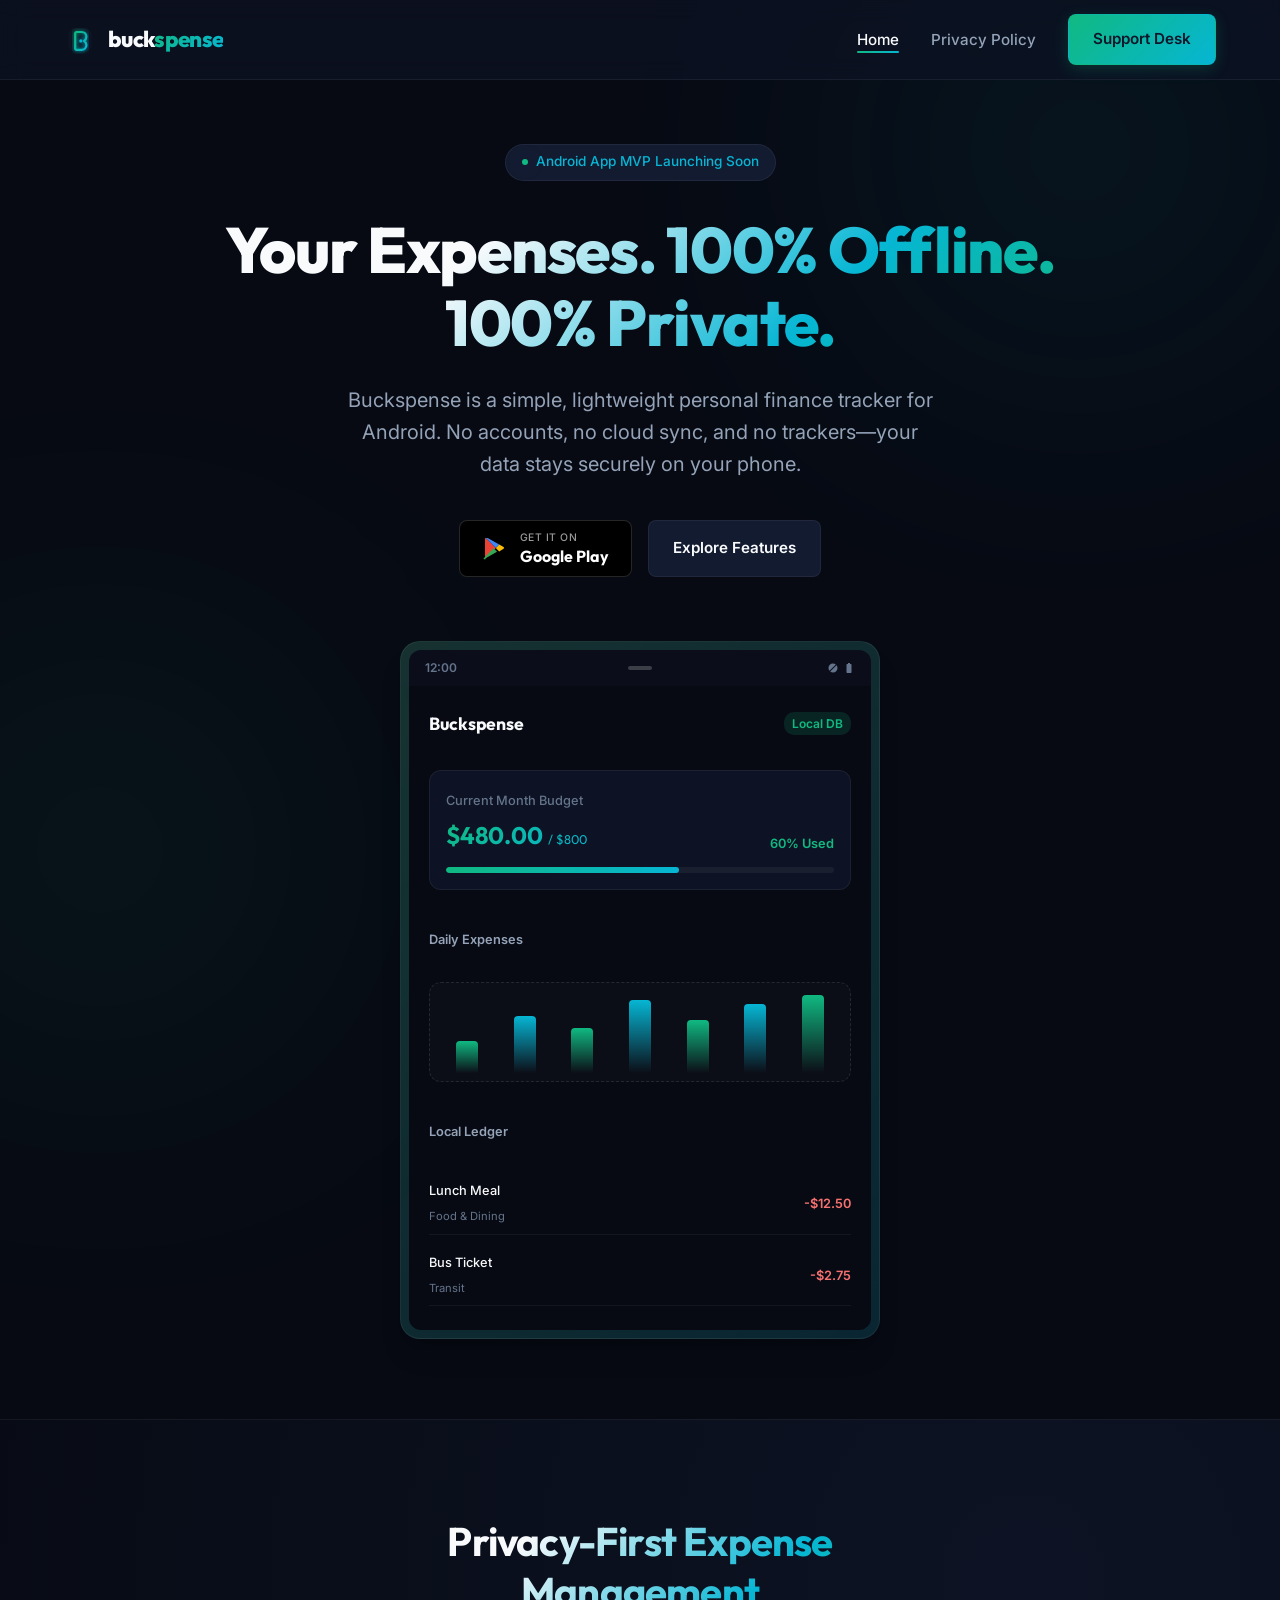
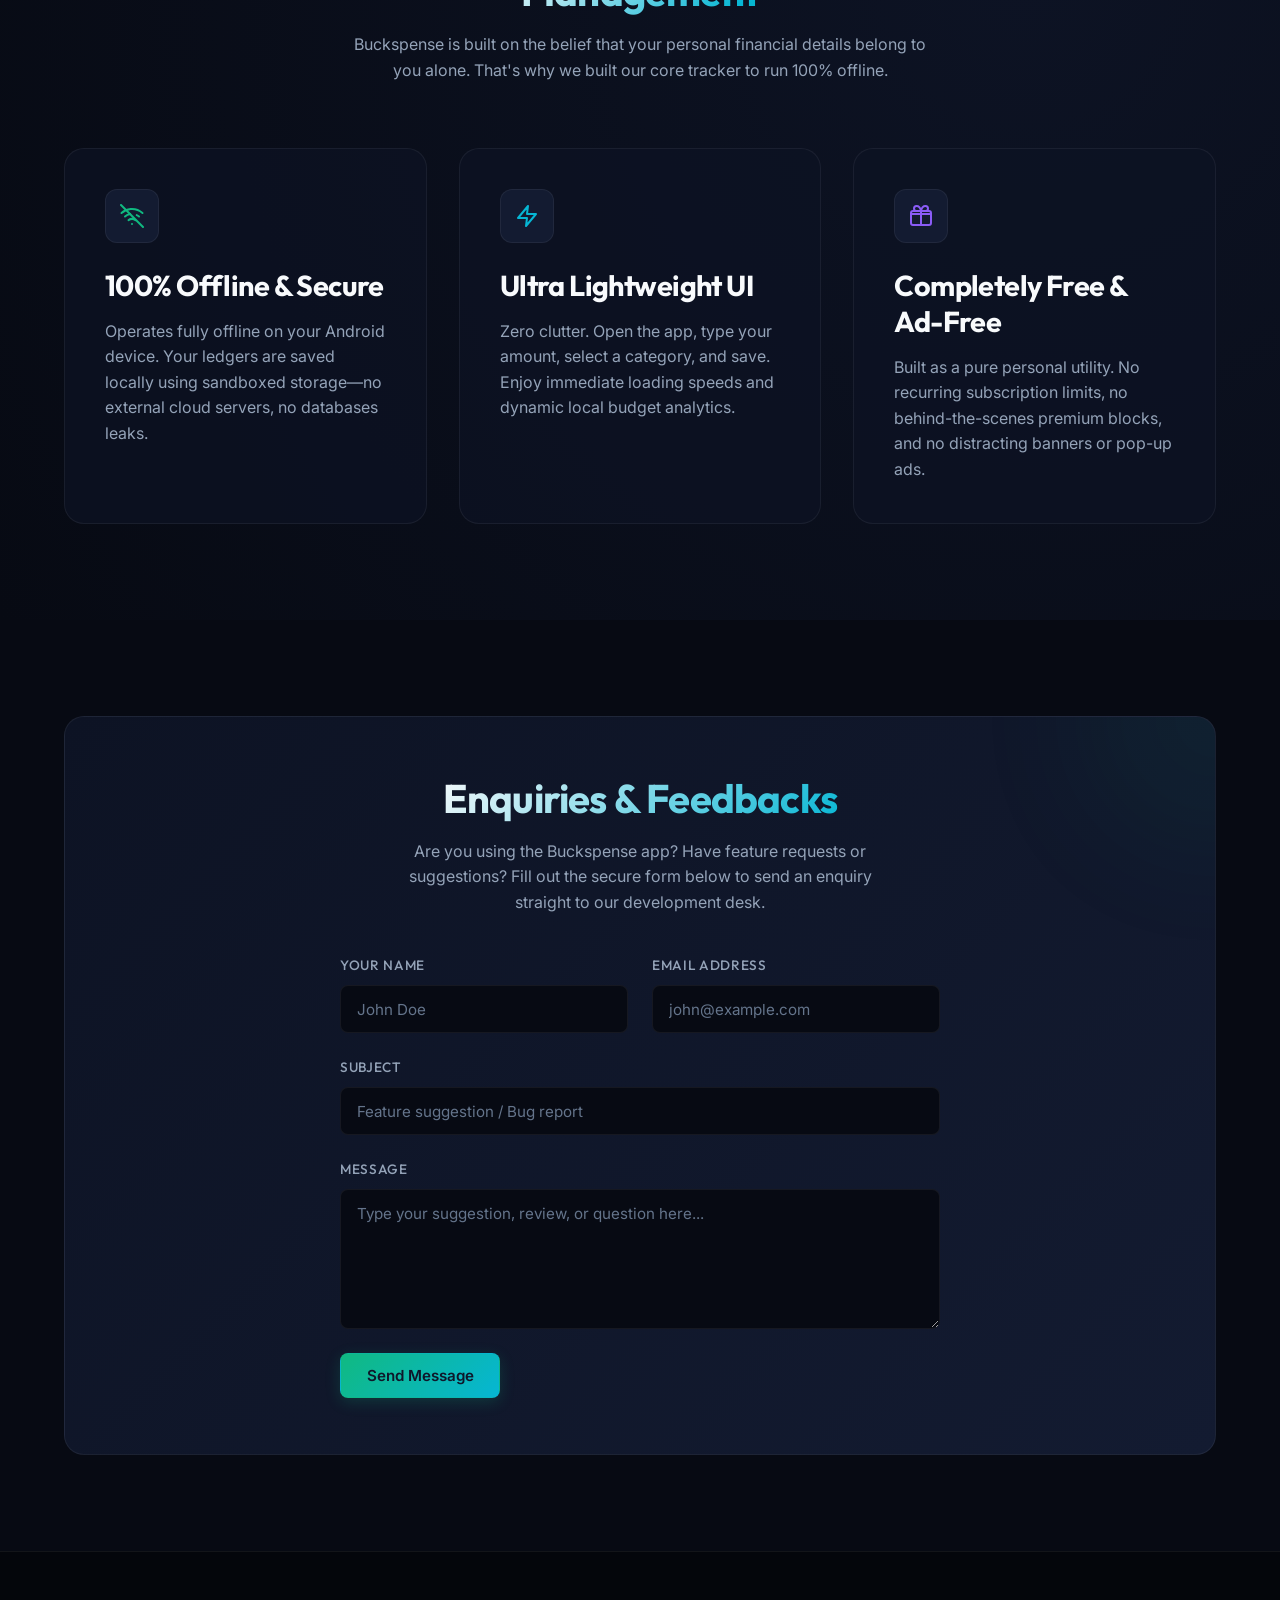
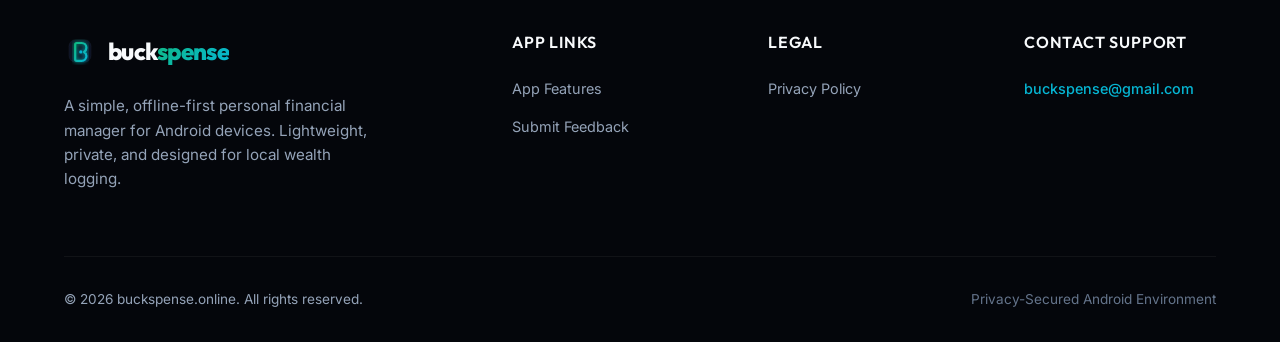
<file: index.html>
<!DOCTYPE html>
<html lang="en">
<head>
  <meta charset="UTF-8">
  <meta name="viewport" content="width=device-width, initial-scale=1.0">
  <title>Buckspense - Offline Personal Expense Tracker for Android</title>
  <meta name="description" content="A simple, 100% offline, privacy-first personal financial manager for Android. Track expenses, manage budgets, and take control of your money with zero cloud tracking.">
  
  <!-- Open Graph / Social Media Meta -->
  <meta property="og:title" content="Buckspense - Offline Personal Finance Tracker for Android">
  <meta property="og:description" content="Secure, 100% offline, and completely free. Track budgets and cashflows locally on your Android device.">
  <meta property="og:type" content="website">
  <meta property="og:url" content="https://buckspense.online/">
  
  <!-- CSS Stylesheet -->
  <link rel="stylesheet" href="assets/css/style.css">
  
  <!-- Favicon -->
  <link rel="icon" type="image/svg+xml" href="assets/images/logo.svg">
</head>
<body>

  <!-- Site Sticky Header -->
  <header class="site-header" id="main-header">
    <div class="container">
      <a href="index.html" class="logo-link" id="header-logo-link">
        <img src="assets/images/logo.svg" alt="Buckspense Logo" class="logo-icon" id="header-logo-img">
        <span>buck<span class="gradient-accent-text">spense</span></span>
      </a>

      <!-- Desktop Navigation Menu -->
      <nav class="site-nav" id="navigation-drawer">
        <ul class="nav-list">
          <li><a href="index.html" class="nav-link active" id="nav-home">Home</a></li>
          <li><a href="privacy.html" class="nav-link" id="nav-privacy">Privacy Policy</a></li>
        </ul>
        <a href="#contact-us" class="btn btn-primary" id="header-cta-btn">Support Desk</a>
      </nav>

      <!-- Mobile Hamburger Toggle -->
      <button class="mobile-nav-toggle" aria-label="Toggle navigation menu" aria-expanded="false" id="mobile-menu-trigger">
        &#9776;
      </button>
    </div>
  </header>

  <!-- Hero Section -->
  <section class="hero" id="home-hero">
    <div class="container">
      <div class="hero-badge" id="hero-live-badge">
        <span class="hero-badge-dot"></span>
        <span>Android App MVP Launching Soon</span>
      </div>
      
      <h1 class="gradient-text" id="hero-main-title">
        Your Expenses. 100% Offline.<br>100% Private.
      </h1>
      
      <p class="hero-subtitle" id="hero-lead-text">
        Buckspense is a simple, lightweight personal finance tracker for Android. No accounts, no cloud sync, and no trackers—your data stays securely on your phone.
      </p>
      
      <div class="hero-actions" id="hero-button-group">
        <!-- Premium Google Play Store Download Button -->
        <a href="https://play.google.com/store/apps/details?id=com.ravinpurani.buckspense" target="_blank" rel="noopener" class="btn-playstore" id="hero-playstore-btn">
          <svg class="playstore-icon" viewBox="0 0 24 24" xmlns="http://www.w3.org/2000/svg">
            <path d="M3.609 1.814L13.784 12 3.609 22.186A2.222 2.222 0 0 1 3 20.573V3.427c0-.687.227-1.3.609-1.613z" fill="#EA4335"/>
            <path d="M17.182 8.609L13.784 12l3.398 3.391 3.996-2.27c1.112-.631 1.112-1.652 0-2.283l-3.996-2.229z" fill="#FBBC05"/>
            <path d="M3.609 1.814l10.175 10.186 3.398-3.391-11.45-6.505a1.694 1.694 0 0 0-2.123.71z" fill="#4285F4"/>
            <path d="M3.609 22.186l11.45-6.505-3.398-3.391-10.175 10.186a1.694 1.694 0 0 0 2.123.71z" fill="#34A853"/>
          </svg>
          <div class="playstore-text">
            <span class="playstore-sub">Get it on</span>
            <span class="playstore-main">Google Play</span>
          </div>
        </a>
        <a href="#features" class="btn btn-secondary" id="hero-secondary-btn">Explore Features</a>
      </div>

      <!-- Simulated Android App Mockup -->
      <div class="dashboard-showcase" id="dashboard-mockup" style="max-width: 480px;">
        <div class="mockup-header" style="justify-content: center; position: relative;">
          <!-- Simulated Android Status Bar Icons -->
          <div style="position: absolute; left: 1rem; font-size: 0.75rem; color: var(--text-muted); font-weight: 600;">12:00</div>
          <div style="width: 24px; height: 4px; background: rgba(255,255,255,0.2); border-radius: 2px;"></div>
          <div style="position: absolute; right: 1rem; display: flex; gap: 0.25rem; align-items: center;">
            <svg width="12" height="12" viewBox="0 0 24 24" fill="currentColor" style="color: var(--text-muted);"><path d="M12 3c-4.97 0-9 4.03-9 9 0 2.12.74 4.07 1.97 5.61L17.61 4.97C16.07 3.74 14.12 3 12 3zm7.03 3.39L6.39 19.03C7.93 20.26 9.88 21 12 21c4.97 0 9-4.03 9-9 0-2.12-.74-4.07-1.97-5.61z"/></svg>
            <svg width="12" height="12" viewBox="0 0 24 24" fill="currentColor" style="color: var(--text-muted);"><path d="M15.67 4H14V2h-4v2H8.33C7.6 4 7 4.6 7 5.33v15.33C7 21.4 7.6 22 8.33 22h7.33c.74 0 1.34-.6 1.34-1.34V5.33C17 4.6 16.4 4 15.67 4z"/></svg>
          </div>
        </div>
        <div class="mockup-content" style="grid-template-columns: 1fr; background: #080a13; padding: 1.5rem 1.25rem;">
          <div class="mockup-main">
            <!-- App Branding Header -->
            <div style="display: flex; justify-content: space-between; align-items: center; margin-bottom: 0.5rem;">
              <div style="font-family: var(--font-heading); font-weight: 700; font-size: 1.1rem; color: var(--text-primary);">Buckspense</div>
              <span style="font-size: 0.75rem; background: var(--accent-emerald-glow); color: var(--accent-emerald); padding: 2px 8px; border-radius: 10px; font-weight: 600;">Local DB</span>
            </div>
            
            <div class="mockup-stats" style="grid-template-columns: 1fr; gap: 0.75rem;">
              <div class="mockup-card" style="padding: 1rem; background: var(--bg-secondary);">
                <span style="color: var(--text-muted); font-size: 0.8rem; font-weight: 500;">Current Month Budget</span>
                <div style="display: flex; justify-content: space-between; align-items: flex-end; margin-top: 0.25rem;">
                  <div class="mockup-val gradient-accent-text" style="font-size: 1.5rem; margin: 0;">$480.00 <span style="font-size: 0.8rem; color: var(--text-muted); font-weight: 400;">/ $800</span></div>
                  <span style="font-size: 0.8rem; color: var(--accent-emerald); font-weight: 600;">60% Used</span>
                </div>
                <!-- Simulated Budget Progress Bar -->
                <div style="width: 100%; height: 6px; background: rgba(255,255,255,0.05); border-radius: 3px; margin-top: 0.75rem; overflow: hidden;">
                  <div style="width: 60%; height: 100%; background: linear-gradient(90deg, var(--accent-emerald), var(--accent-cyan)); border-radius: 3px;"></div>
                </div>
              </div>
            </div>
            
            <!-- Simulated Android Bar Chart -->
            <div style="margin-top: 1rem; margin-bottom: 0.5rem; font-size: 0.8rem; font-weight: 600; color: var(--text-secondary);">Daily Expenses</div>
            <div class="mockup-chart" id="chart-bars-container" style="height: 100px; padding: 0.5rem;">
              <div class="chart-bar" style="height: 10%; width: 22px;"></div>
              <div class="chart-bar" style="height: 10%; width: 22px;"></div>
              <div class="chart-bar" style="height: 10%; width: 22px;"></div>
              <div class="chart-bar" style="height: 10%; width: 22px;"></div>
              <div class="chart-bar" style="height: 10%; width: 22px;"></div>
              <div class="chart-bar" style="height: 10%; width: 22px;"></div>
              <div class="chart-bar" style="height: 10%; width: 22px;"></div>
            </div>

            <!-- Transaction Items -->
            <div style="margin-top: 1rem; margin-bottom: 0.5rem; font-size: 0.8rem; font-weight: 600; color: var(--text-secondary);">Local Ledger</div>
            <div class="tx-list">
              <div class="tx-item" style="padding: 0.4rem 0;">
                <div>
                  <div style="font-size: 0.8rem; font-weight: 500;">Lunch Meal</div>
                  <span style="font-size: 0.7rem; color: var(--text-muted);">Food &amp; Dining</span>
                </div>
                <span style="font-size: 0.8rem; font-weight: 600; color: #f87171;">-$12.50</span>
              </div>
              <div class="tx-item" style="padding: 0.4rem 0;">
                <div>
                  <div style="font-size: 0.8rem; font-weight: 500;">Bus Ticket</div>
                  <span style="font-size: 0.7rem; color: var(--text-muted);">Transit</span>
                </div>
                <span style="font-size: 0.8rem; font-weight: 600; color: #f87171;">-$2.75</span>
              </div>
            </div>
          </div>
        </div>
      </div>
    </div>
  </section>

  <!-- Features Grid Section -->
  <section class="features" id="features">
    <div class="container">
      <div class="section-header" id="features-header">
        <h2 class="gradient-text">Privacy-First Expense Management</h2>
        <p>Buckspense is built on the belief that your personal financial details belong to you alone. That's why we built our core tracker to run 100% offline.</p>
      </div>
      
      <div class="grid-3" id="features-grid">
        <!-- Feature Card 1 -->
        <div class="feature-card" id="feature-1">
          <div class="feature-icon-wrapper">
            <!-- SVG Icon: Offline Wifi Off -->
            <svg xmlns="http://www.w3.org/2000/svg" width="24" height="24" viewBox="0 0 24 24" fill="none" stroke="currentColor" stroke-width="2" stroke-linecap="round" stroke-linejoin="round"><line x1="1" y1="1" x2="23" y2="23"></line><path d="M16.72 11.06A10.94 10.94 0 0 1 19 12.5"></path><path d="M5 12.5a10.94 10.94 0 0 1 5.17-2.39"></path><path d="M10.71 5.05A16 16 0 0 1 22.5 9"></path><path d="M1.5 9a16 16 0 0 1 9.21-3.95"></path><path d="M8.53 16.11a6 6 0 0 1 6.95 0"></path><line x1="12" y1="20" x2="12.01" y2="20"></line></svg>
          </div>
          <h3>100% Offline &amp; Secure</h3>
          <p>Operates fully offline on your Android device. Your ledgers are saved locally using sandboxed storage—no external cloud servers, no databases leaks.</p>
        </div>

        <!-- Feature Card 2 -->
        <div class="feature-card" id="feature-2">
          <div class="feature-icon-wrapper">
            <!-- SVG Icon: Flash Bolt -->
            <svg xmlns="http://www.w3.org/2000/svg" width="24" height="24" viewBox="0 0 24 24" fill="none" stroke="currentColor" stroke-width="2" stroke-linecap="round" stroke-linejoin="round"><polygon points="13 2 3 14 12 14 11 22 21 10 12 10 13 2"></polygon></svg>
          </div>
          <h3>Ultra Lightweight UI</h3>
          <p>Zero clutter. Open the app, type your amount, select a category, and save. Enjoy immediate loading speeds and dynamic local budget analytics.</p>
        </div>

        <!-- Feature Card 3 -->
        <div class="feature-card" id="feature-3">
          <div class="feature-icon-wrapper">
            <!-- SVG Icon: Gift Card -->
            <svg xmlns="http://www.w3.org/2000/svg" width="24" height="24" viewBox="0 0 24 24" fill="none" stroke="currentColor" stroke-width="2" stroke-linecap="round" stroke-linejoin="round"><rect x="2" y="7" width="20" height="14" rx="2" ry="2"></rect><line x1="2" y1="10" x2="22" y2="10"></line><line x1="12" y1="21" x2="12" y2="7"></line><path d="M12 7H7.5a2.5 2.5 0 0 1 0-5C11 2 12 7 12 7z"></path><path d="M12 7h4.5a2.5 2.5 0 0 0 0-5C13 2 12 7 12 7z"></path></svg>
          </div>
          <h3>Completely Free &amp; Ad-Free</h3>
          <p>Built as a pure personal utility. No recurring subscription limits, no behind-the-scenes premium blocks, and no distracting banners or pop-up ads.</p>
        </div>
      </div>
    </div>
  </section>

  <!-- Feedback & Enquiries Form Section -->
  <section class="cta-section" id="contact-us">
    <div class="container">
      <div class="cta-box" id="cta-enrollment-card" style="padding: 3.5rem 2rem;">
        <h2 class="gradient-text">Enquiries &amp; Feedbacks</h2>
        <p>Are you using the Buckspense app? Have feature requests or suggestions? Fill out the secure form below to send an enquiry straight to our development desk.</p>
        
        <!-- Interactive Feedback Form -->
        <form class="feedback-form" id="feedback-form">
          <!-- Web3Forms Integration configuration -->
          <input type="hidden" name="access_key" value="cfc8e1b9-d78e-4fc5-8a38-0e4d3418de66">
          <input type="hidden" name="from_name" value="Buckspense Support Portal">
          <input type="checkbox" name="botcheck" class="hidden" style="display: none;">

          <div class="form-grid">
            <div class="form-group">
              <label for="feedback-name" class="form-label">Your Name</label>
              <input type="text" id="feedback-name" name="name" placeholder="John Doe" class="form-control" required>
            </div>
            <div class="form-group">
              <label for="feedback-email" class="form-label">Email Address</label>
              <input type="email" id="feedback-email" name="email" placeholder="john@example.com" class="form-control" required>
            </div>
          </div>
          
          <div class="form-group">
            <label for="feedback-subject" class="form-label">Subject</label>
            <input type="text" id="feedback-subject" name="subject" placeholder="Feature suggestion / Bug report" class="form-control" required>
          </div>

          <div class="form-group">
            <label for="feedback-message" class="form-label">Message</label>
            <textarea id="feedback-message" name="message" placeholder="Type your suggestion, review, or question here..." class="form-control form-textarea" required></textarea>
          </div>

          <button type="submit" class="btn btn-primary" style="align-self: flex-start; min-width: 160px;" id="feedback-submit-btn">Send Message</button>
          
          <!-- Success Feedback Popup State (controlled by main.js) -->
          <div class="form-success-overlay" id="success-overlay">
            <div class="success-icon-wrapper">
              <svg xmlns="http://www.w3.org/2000/svg" width="32" height="32" viewBox="0 0 24 24" fill="none" stroke="currentColor" stroke-width="3" stroke-linecap="round" stroke-linejoin="round"><polyline points="20 6 9 17 4 12"></polyline></svg>
            </div>
            <h3 style="font-family: var(--font-heading); font-size: 1.4rem; font-weight: 700; margin-top: 0.5rem;">Message Dispatched!</h3>
            <p style="font-size: 0.95rem; max-width: 320px; margin: 0; color: var(--text-secondary);">
              Thank you! Your feedback has been sent to our support desk. We will respond at <strong>buckspense@gmail.com</strong> as soon as possible.
            </p>
          </div>
        </form>
      </div>
    </div>
  </section>

  <!-- Site Footer -->
  <footer class="site-footer" id="main-footer">
    <div class="container">
      <div class="footer-grid">
        <div class="footer-brand">
          <a href="index.html" class="logo-link" id="footer-logo-link">
            <img src="assets/images/logo.svg" alt="Buckspense Logo" class="logo-icon" id="footer-logo-img">
            <span>buck<span class="gradient-accent-text">spense</span></span>
          </a>
          <p class="footer-desc">
            A simple, offline-first personal financial manager for Android devices. Lightweight, private, and designed for local wealth logging.
          </p>
        </div>
        
        <!-- Link Directory -->
        <div>
          <h4 class="footer-heading">App Links</h4>
          <ul class="footer-links">
            <li><a href="#features" class="footer-link">App Features</a></li>
            <li><a href="#contact-us" class="footer-link">Submit Feedback</a></li>
          </ul>
        </div>
        
        <div>
          <h4 class="footer-heading">Legal</h4>
          <ul class="footer-links">
            <li><a href="privacy.html" class="footer-link" id="footer-privacy-link">Privacy Policy</a></li>
          </ul>
        </div>

        <div>
          <h4 class="footer-heading">Contact Support</h4>
          <ul class="footer-links">
            <li><a href="mailto:buckspense@gmail.com" class="footer-link" style="color: var(--accent-cyan); font-weight: 500;">buckspense@gmail.com</a></li>
          </ul>
        </div>
      </div>
      
      <!-- Footer Copyright Bar -->
      <div class="footer-bottom">
        <p>&copy; <span id="current-year">2026</span> buckspense.online. All rights reserved.</p>
        <p style="color: var(--text-muted);">Privacy-Secured Android Environment</p>
      </div>
    </div>
  </footer>

  <!-- Script Loader -->
  <script src="assets/js/main.js"></script>
</body>
</html>
</file>
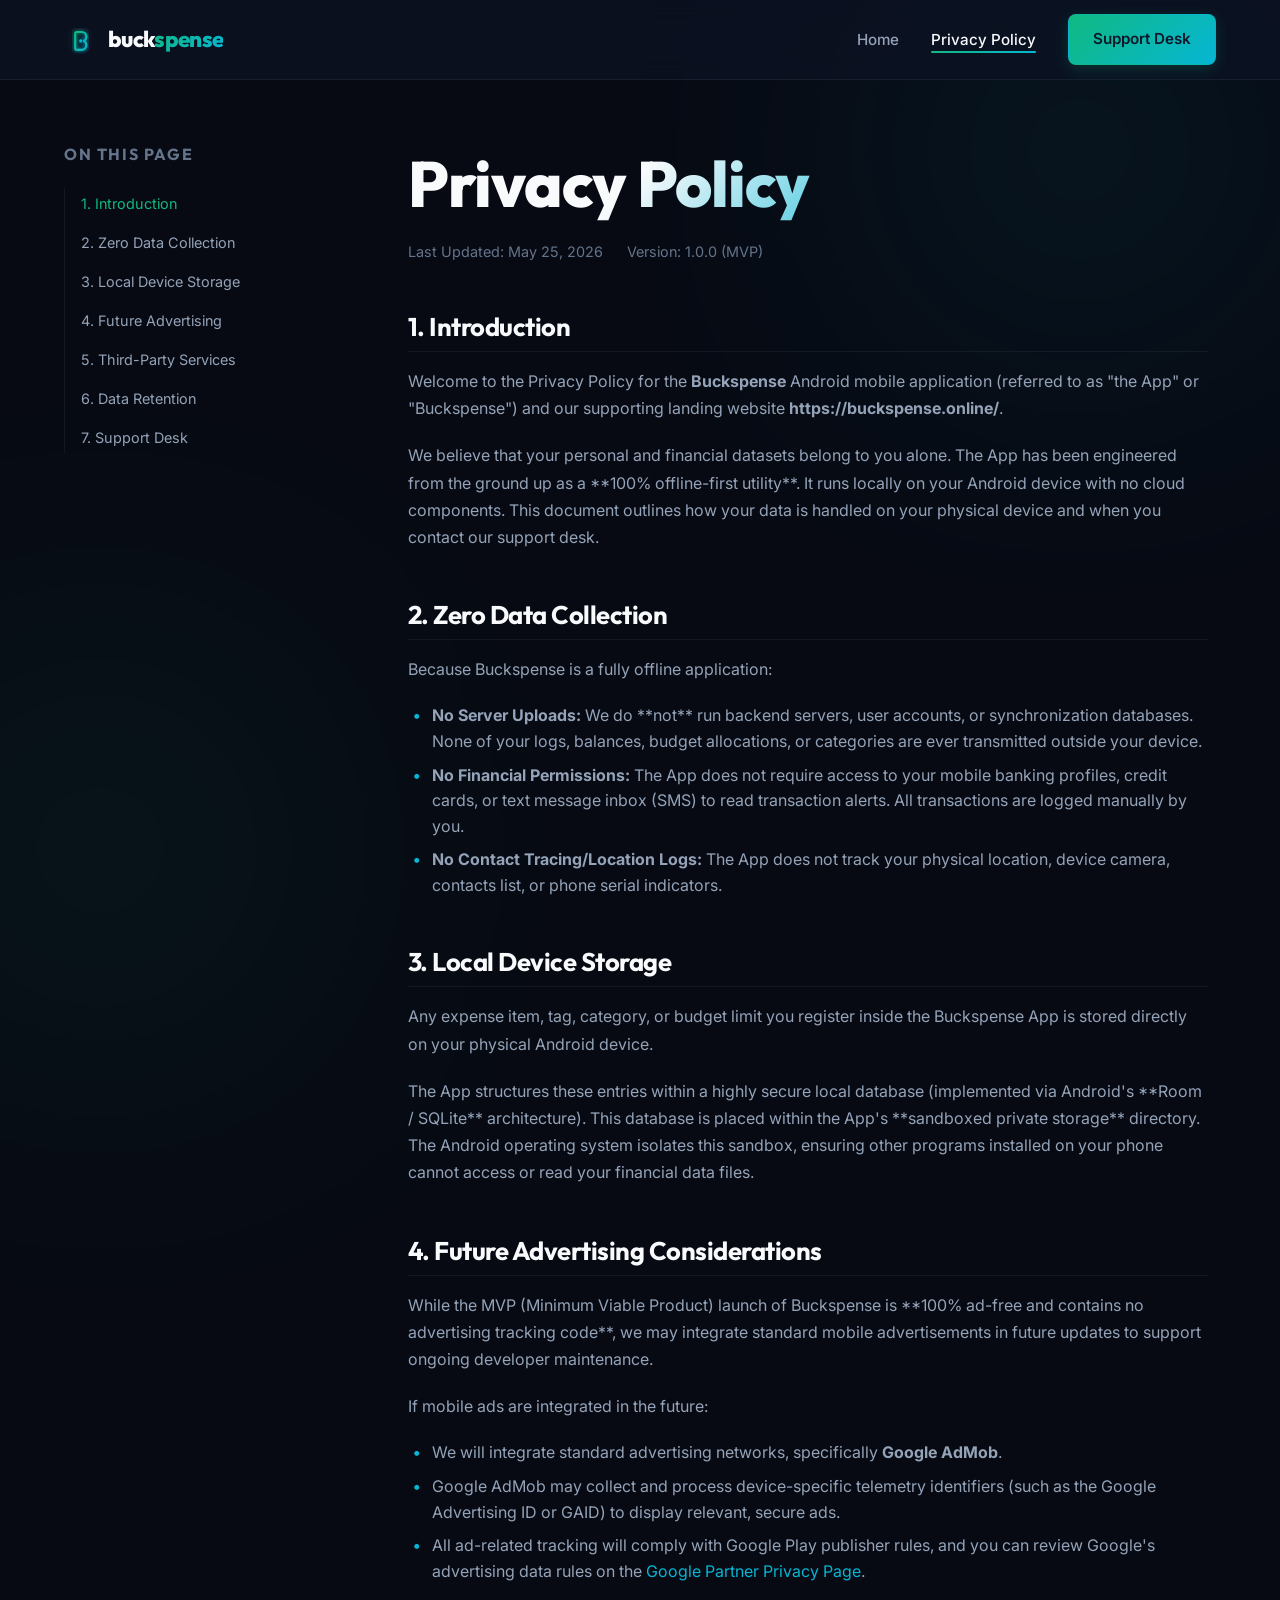
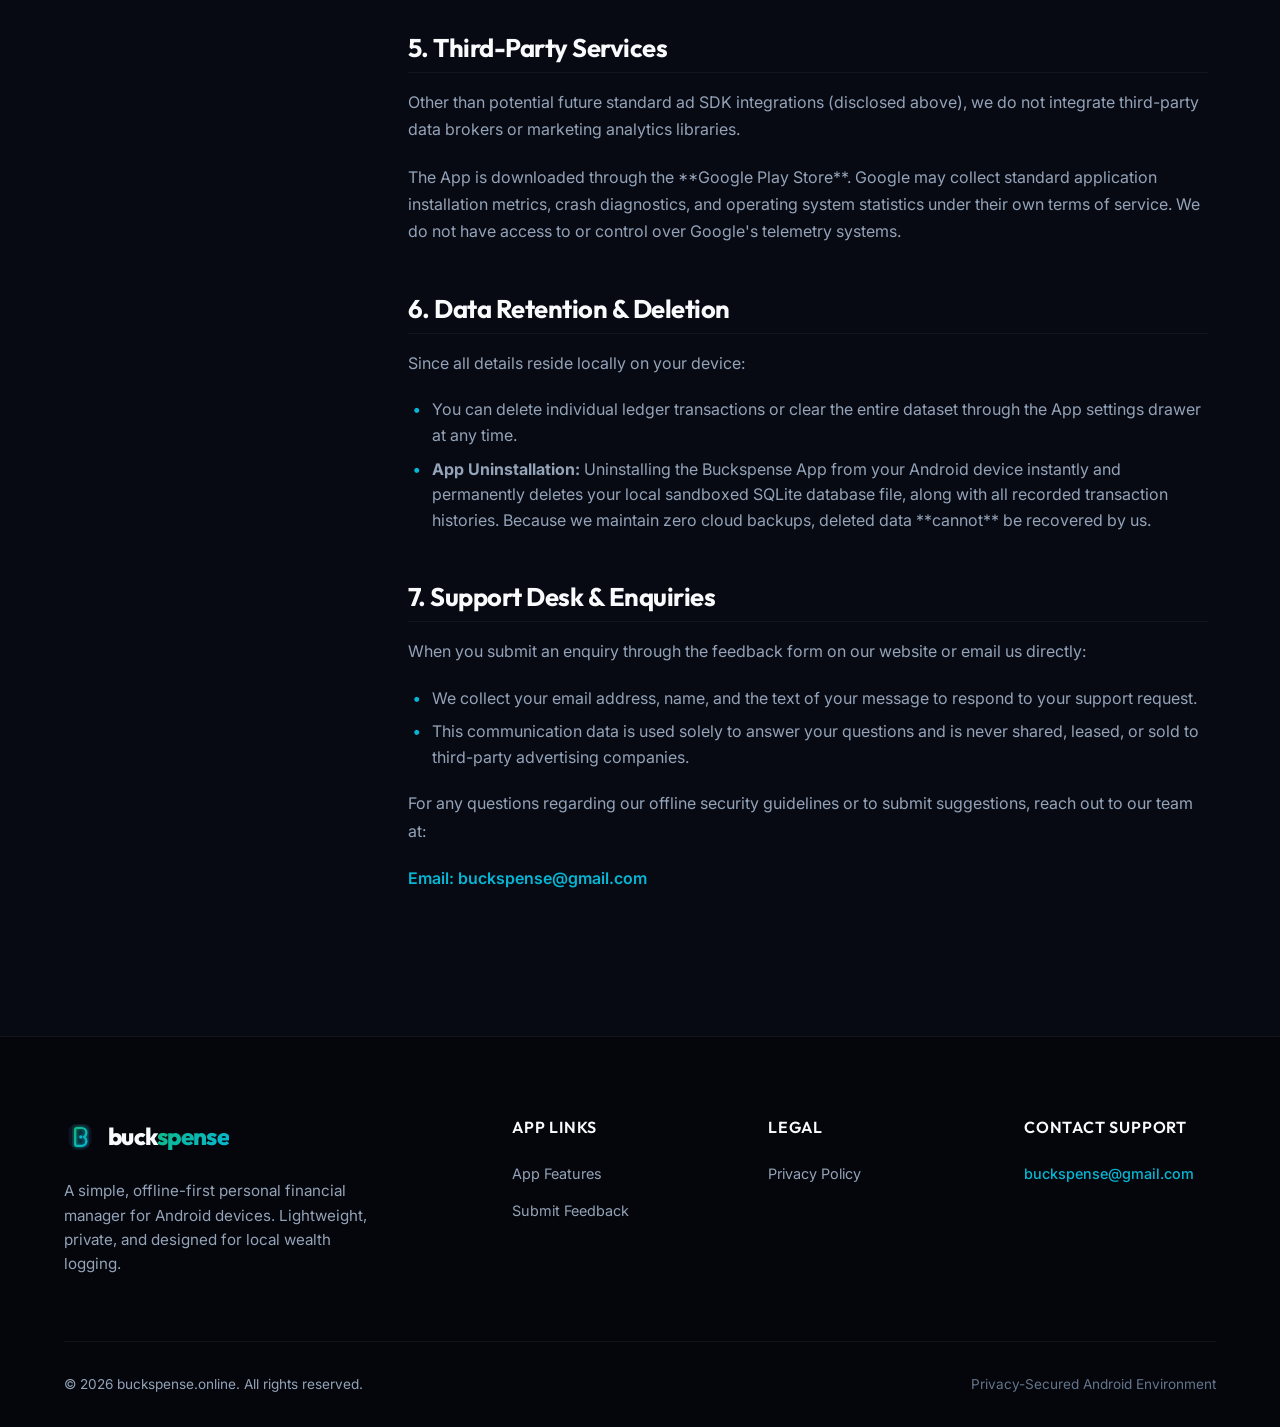
<file: privacy.html>
<!DOCTYPE html>
<html lang="en">
<head>
  <meta charset="UTF-8">
  <meta name="viewport" content="width=device-width, initial-scale=1.0">
  <title>Privacy Policy - Buckspense</title>
  <meta name="description" content="Read the Buckspense Privacy Policy. Built from the ground up as a 100% offline-first expense manager, we collect zero personal financial data.">
  
  <!-- CSS Stylesheet -->
  <link rel="stylesheet" href="assets/css/style.css">
  
  <!-- Favicon -->
  <link rel="icon" type="image/svg+xml" href="assets/images/logo.svg">
</head>
<body>

  <!-- Site Sticky Header -->
  <header class="site-header" id="main-header">
    <div class="container">
      <a href="index.html" class="logo-link" id="header-logo-link">
        <img src="assets/images/logo.svg" alt="Buckspense Logo" class="logo-icon" id="header-logo-img">
        <span>buck<span class="gradient-accent-text">spense</span></span>
      </a>

      <!-- Desktop Navigation Menu -->
      <nav class="site-nav" id="navigation-drawer">
        <ul class="nav-list">
          <li><a href="index.html" class="nav-link" id="nav-home">Home</a></li>
          <li><a href="privacy.html" class="nav-link active" id="nav-privacy">Privacy Policy</a></li>
        </ul>
        <a href="index.html#contact-us" class="btn btn-primary" id="header-cta-btn">Support Desk</a>
      </nav>

      <!-- Mobile Hamburger Toggle -->
      <button class="mobile-nav-toggle" aria-label="Toggle navigation menu" aria-expanded="false" id="mobile-menu-trigger">
        &#9776;
      </button>
    </div>
  </header>

  <!-- Legal Content Page Layout -->
  <main class="legal-container" id="privacy-main-content">
    <div class="container">
      <div class="legal-layout">
        
        <!-- Table of Contents Sidebar -->
        <aside class="legal-sidebar" id="privacy-sidebar">
          <h3 style="font-size: 1rem; text-transform: uppercase; letter-spacing: 0.1em; color: var(--text-muted); margin-bottom: 1.5rem;">On this page</h3>
          <ul class="legal-toc" id="privacy-toc-links">
            <li><a href="#introduction" class="toc-link active" id="toc-intro">1. Introduction</a></li>
            <li><a href="#data-collection" class="toc-link" id="toc-collect">2. Zero Data Collection</a></li>
            <li><a href="#local-storage" class="toc-link" id="toc-storage">3. Local Device Storage</a></li>
            <li><a href="#future-advertising" class="toc-link" id="toc-ads">4. Future Advertising</a></li>
            <li><a href="#third-parties" class="toc-link" id="toc-third-party">5. Third-Party Services</a></li>
            <li><a href="#retention" class="toc-link" id="toc-retention">6. Data Retention</a></li>
            <li><a href="#contact" class="toc-link" id="toc-contact">7. Support Desk</a></li>
          </ul>
        </aside>
        
        <!-- Main Document Text -->
        <article class="legal-content" id="privacy-article">
          <h1 class="gradient-text">Privacy Policy</h1>
          <div class="legal-meta">
            <span>Last Updated: May 25, 2026</span>
            <span>Version: 1.0.0 (MVP)</span>
          </div>

          <!-- Section 1 -->
          <section class="legal-section" id="introduction">
            <h2>1. Introduction</h2>
            <p>
              Welcome to the Privacy Policy for the <strong>Buckspense</strong> Android mobile application (referred to as "the App" or "Buckspense") and our supporting landing website <strong>https://buckspense.online/</strong>. 
            </p>
            <p>
              We believe that your personal and financial datasets belong to you alone. The App has been engineered from the ground up as a **100% offline-first utility**. It runs locally on your Android device with no cloud components. This document outlines how your data is handled on your physical device and when you contact our support desk.
            </p>
          </section>

          <!-- Section 2 -->
          <section class="legal-section" id="data-collection">
            <h2>2. Zero Data Collection</h2>
            <p>
              Because Buckspense is a fully offline application:
            </p>
            <ul class="legal-list">
              <li><strong>No Server Uploads:</strong> We do **not** run backend servers, user accounts, or synchronization databases. None of your logs, balances, budget allocations, or categories are ever transmitted outside your device.</li>
              <li><strong>No Financial Permissions:</strong> The App does not require access to your mobile banking profiles, credit cards, or text message inbox (SMS) to read transaction alerts. All transactions are logged manually by you.</li>
              <li><strong>No Contact Tracing/Location Logs:</strong> The App does not track your physical location, device camera, contacts list, or phone serial indicators.</li>
            </ul>
          </section>

          <!-- Section 3 -->
          <section class="legal-section" id="local-storage">
            <h2>3. Local Device Storage</h2>
            <p>
              Any expense item, tag, category, or budget limit you register inside the Buckspense App is stored directly on your physical Android device.
            </p>
            <p>
              The App structures these entries within a highly secure local database (implemented via Android's **Room / SQLite** architecture). This database is placed within the App's **sandboxed private storage** directory. The Android operating system isolates this sandbox, ensuring other programs installed on your phone cannot access or read your financial data files.
            </p>
          </section>

          <!-- Section 4 -->
          <section class="legal-section" id="future-advertising">
            <h2>4. Future Advertising Considerations</h2>
            <p>
              While the MVP (Minimum Viable Product) launch of Buckspense is **100% ad-free and contains no advertising tracking code**, we may integrate standard mobile advertisements in future updates to support ongoing developer maintenance.
            </p>
            <p>
              If mobile ads are integrated in the future:
            </p>
            <ul class="legal-list">
              <li>We will integrate standard advertising networks, specifically <strong>Google AdMob</strong>.</li>
              <li>Google AdMob may collect and process device-specific telemetry identifiers (such as the Google Advertising ID or GAID) to display relevant, secure ads.</li>
              <li>All ad-related tracking will comply with Google Play publisher rules, and you can review Google's advertising data rules on the <a href="https://policies.google.com/technologies/partner-sites" target="_blank" rel="noopener noreferrer" style="color: var(--accent-cyan);">Google Partner Privacy Page</a>.</li>
            </ul>
          </section>

          <!-- Section 5 -->
          <section class="legal-section" id="third-parties">
            <h2>5. Third-Party Services</h2>
            <p>
              Other than potential future standard ad SDK integrations (disclosed above), we do not integrate third-party data brokers or marketing analytics libraries.
            </p>
            <p>
              The App is downloaded through the **Google Play Store**. Google may collect standard application installation metrics, crash diagnostics, and operating system statistics under their own terms of service. We do not have access to or control over Google's telemetry systems.
            </p>
          </section>

          <!-- Section 6 -->
          <section class="legal-section" id="retention">
            <h2>6. Data Retention &amp; Deletion</h2>
            <p>
              Since all details reside locally on your device:
            </p>
            <ul class="legal-list">
              <li>You can delete individual ledger transactions or clear the entire dataset through the App settings drawer at any time.</li>
              <li><strong>App Uninstallation:</strong> Uninstalling the Buckspense App from your Android device instantly and permanently deletes your local sandboxed SQLite database file, along with all recorded transaction histories. Because we maintain zero cloud backups, deleted data **cannot** be recovered by us.</li>
            </ul>
          </section>

          <!-- Section 7 -->
          <section class="legal-section" id="contact">
            <h2>7. Support Desk &amp; Enquiries</h2>
            <p>
              When you submit an enquiry through the feedback form on our website or email us directly:
            </p>
            <ul class="legal-list">
              <li>We collect your email address, name, and the text of your message to respond to your support request.</li>
              <li>This communication data is used solely to answer your questions and is never shared, leased, or sold to third-party advertising companies.</li>
            </ul>
            <p>
              For any questions regarding our offline security guidelines or to submit suggestions, reach out to our team at:
            </p>
            <p style="font-weight: 600; color: var(--accent-cyan);">
              Email: <a href="mailto:buckspense@gmail.com">buckspense@gmail.com</a>
            </p>
          </section>

        </article>
      </div>
    </div>
  </main>

  <!-- Site Footer -->
  <footer class="site-footer" id="main-footer">
    <div class="container">
      <div class="footer-grid">
        <div class="footer-brand">
          <a href="index.html" class="logo-link" id="footer-logo-link">
            <img src="assets/images/logo.svg" alt="Buckspense Logo" class="logo-icon" id="footer-logo-img">
            <span>buck<span class="gradient-accent-text">spense</span></span>
          </a>
          <p class="footer-desc">
            A simple, offline-first personal financial manager for Android devices. Lightweight, private, and designed for local wealth logging.
          </p>
        </div>
        
        <!-- Link Directory -->
        <div>
          <h4 class="footer-heading">App Links</h4>
          <ul class="footer-links">
            <li><a href="index.html#features" class="footer-link">App Features</a></li>
            <li><a href="index.html#contact-us" class="footer-link">Submit Feedback</a></li>
          </ul>
        </div>
        
        <div>
          <h4 class="footer-heading">Legal</h4>
          <ul class="footer-links">
            <li><a href="privacy.html" class="footer-link" id="footer-privacy-link">Privacy Policy</a></li>
          </ul>
        </div>

        <div>
          <h4 class="footer-heading">Contact Support</h4>
          <ul class="footer-links">
            <li><a href="mailto:buckspense@gmail.com" class="footer-link" style="color: var(--accent-cyan); font-weight: 500;">buckspense@gmail.com</a></li>
          </ul>
        </div>
      </div>
      
      <!-- Footer Copyright Bar -->
      <div class="footer-bottom">
        <p>&copy; <span id="current-year">2026</span> buckspense.online. All rights reserved.</p>
        <p style="color: var(--text-muted);">Privacy-Secured Android Environment</p>
      </div>
    </div>
  </footer>

  <!-- Script Loader -->
  <script src="assets/js/main.js"></script>
</body>
</html>
</file>
<file: assets/css/style.css>
/*
 * buckspense.online - Premium Design System & Stylesheet
 * Brand colors: Deep Obsidian background, Emerald Green and Cyan highlights, Outfit & Inter Typography.
 */

@import url('https://fonts.googleapis.com/css2?family=Inter:wght@300;400;500;600;700&family=Outfit:wght@400;500;600;700;800&display=swap');

/* --- Custom Variables & Tokens --- */
:root {
  /* Color Palette */
  --bg-primary: #070a13;
  --bg-secondary: #0d1324;
  --bg-tertiary: #131b31;
  --bg-glass: rgba(13, 19, 36, 0.7);
  --border-glass: rgba(255, 255, 255, 0.06);
  --border-active: rgba(16, 185, 129, 0.3);

  --accent-emerald: #10b981;
  --accent-cyan: #06b6d4;
  --accent-violet: #8b5cf6;
  --accent-emerald-glow: rgba(16, 185, 129, 0.15);
  --accent-cyan-glow: rgba(6, 182, 212, 0.15);

  --text-primary: #f8fafc;
  --text-secondary: #94a3b8;
  --text-muted: #64748b;
  --text-inverse: #0f172a;

  /* Typography */
  --font-heading: 'Outfit', -apple-system, BlinkMacSystemFont, 'Segoe UI', Roboto, sans-serif;
  --font-body: 'Inter', -apple-system, BlinkMacSystemFont, 'Segoe UI', Roboto, sans-serif;

  /* Shadows & Glows */
  --shadow-sm: 0 1px 2px 0 rgba(0, 0, 0, 0.05);
  --shadow-md: 0 4px 6px -1px rgba(0, 0, 0, 0.1), 0 2px 4px -1px rgba(0, 0, 0, 0.06);
  --shadow-lg: 0 10px 15px -3px rgba(0, 0, 0, 0.1), 0 4px 6px -2px rgba(0, 0, 0, 0.05);
  --shadow-xl: 0 20px 25px -5px rgba(0, 0, 0, 0.15), 0 10px 10px -5px rgba(0, 0, 0, 0.04);
  --glow-emerald: 0 0 25px rgba(16, 185, 129, 0.3);
  --glow-cyan: 0 0 25px rgba(6, 182, 212, 0.3);

  /* Layout Constants */
  --container-max-width: 1200px;
  --header-height: 80px;
  --border-radius-sm: 8px;
  --border-radius-md: 12px;
  --border-radius-lg: 20px;
  --border-radius-xl: 30px;

  /* Transitions */
  --transition-fast: 0.2s cubic-bezier(0.4, 0, 0.2, 1);
  --transition-normal: 0.3s cubic-bezier(0.4, 0, 0.2, 1);
  --transition-slow: 0.5s cubic-bezier(0.4, 0, 0.2, 1);
}

/* --- Base Reset --- */
*, *::before, *::after {
  box-sizing: border-box;
  margin: 0;
  padding: 0;
}

html {
  scroll-behavior: smooth;
  font-size: 16px;
  -webkit-text-size-adjust: 100%;
  overflow-x: hidden;
}

body {
  background-color: var(--bg-primary);
  color: var(--text-primary);
  font-family: var(--font-body);
  line-height: 1.6;
  overflow-x: hidden;
  position: relative;
}

/* Ambient glow blobs */
body::before, body::after {
  content: "";
  position: absolute;
  width: 500px;
  height: 500px;
  border-radius: 50%;
  filter: blur(140px);
  z-index: -1;
  pointer-events: none;
  opacity: 0.2;
}

body::before {
  top: -100px;
  right: -50px;
  background: radial-gradient(circle, var(--accent-cyan) 0%, transparent 70%);
}

body::after {
  top: 600px;
  left: -150px;
  background: radial-gradient(circle, var(--accent-emerald) 0%, transparent 70%);
}

/* --- Typography --- */
h1, h2, h3, h4, h5, h6 {
  font-family: var(--font-heading);
  font-weight: 700;
  line-height: 1.25;
  letter-spacing: -0.02em;
}

h1 {
  font-size: clamp(2.5rem, 5vw, 4rem);
  font-weight: 800;
}

h2 {
  font-size: clamp(1.8rem, 4vw, 2.5rem);
}

h3 {
  font-size: clamp(1.4rem, 2.5vw, 1.8rem);
}

p {
  color: var(--text-secondary);
}

a {
  color: inherit;
  text-decoration: none;
  transition: var(--transition-fast);
}

/* --- Utilities --- */
.container {
  width: 100%;
  max-width: var(--container-max-width);
  margin-left: auto;
  margin-right: auto;
  padding-left: 1.5rem;
  padding-right: 1.5rem;
}

.gradient-text {
  background: linear-gradient(135deg, var(--text-primary) 30%, var(--accent-cyan) 70%, var(--accent-emerald) 100%);
  -webkit-background-clip: text;
  -webkit-text-fill-color: transparent;
  background-clip: text;
}

.gradient-accent-text {
  background: linear-gradient(135deg, var(--accent-emerald) 0%, var(--accent-cyan) 100%);
  -webkit-background-clip: text;
  -webkit-text-fill-color: transparent;
  background-clip: text;
}

/* --- Layout Components --- */

/* Sticky Header */
.site-header {
  position: fixed;
  top: 0;
  left: 0;
  width: 100%;
  height: var(--header-height);
  z-index: 100;
  background: var(--bg-glass);
  backdrop-filter: blur(12px);
  -webkit-backdrop-filter: blur(12px);
  border-bottom: 1px solid var(--border-glass);
  transition: var(--transition-normal);
}

.site-header.scrolled {
  height: 70px;
  background: rgba(7, 10, 19, 0.9);
  box-shadow: var(--shadow-lg);
}

.site-header .container {
  display: flex;
  justify-content: space-between;
  align-items: center;
  height: 100%;
}

.logo-link {
  display: flex;
  align-items: center;
  gap: 0.75rem;
  font-family: var(--font-heading);
  font-weight: 800;
  font-size: 1.4rem;
  color: var(--text-primary);
  letter-spacing: -0.03em;
}

.logo-icon {
  width: 32px;
  height: 32px;
}

.site-nav {
  display: flex;
  align-items: center;
  gap: 2rem;
}

.nav-list {
  display: flex;
  list-style: none;
  gap: 2rem;
  align-items: center;
}

.nav-link {
  font-size: 0.95rem;
  font-weight: 500;
  color: var(--text-secondary);
  position: relative;
  padding: 0.25rem 0;
}

.nav-link::after {
  content: "";
  position: absolute;
  bottom: 0;
  left: 0;
  width: 0;
  height: 2px;
  background: linear-gradient(90deg, var(--accent-emerald), var(--accent-cyan));
  transition: var(--transition-fast);
  border-radius: 1px;
}

.nav-link:hover, .nav-link.active {
  color: var(--text-primary);
}

.nav-link:hover::after, .nav-link.active::after {
  width: 100%;
}

/* Primary/Secondary Buttons */
.btn {
  display: inline-flex;
  align-items: center;
  justify-content: center;
  padding: 0.75rem 1.5rem;
  font-size: 0.95rem;
  font-weight: 600;
  border-radius: var(--border-radius-sm);
  cursor: pointer;
  transition: var(--transition-normal);
  border: 1px solid transparent;
  font-family: var(--font-body);
}

.btn-primary {
  background: linear-gradient(135deg, var(--accent-emerald) 0%, var(--accent-cyan) 100%);
  color: var(--text-inverse);
  box-shadow: 0 4px 15px rgba(16, 185, 129, 0.2);
}

.btn-primary:hover {
  transform: translateY(-2px);
  box-shadow: 0 8px 25px rgba(16, 185, 129, 0.4), var(--glow-emerald);
}

.btn-secondary {
  background: var(--bg-tertiary);
  color: var(--text-primary);
  border: 1px solid var(--border-glass);
}

.btn-secondary:hover {
  background: var(--bg-secondary);
  border-color: var(--accent-cyan);
  transform: translateY(-2px);
}

/* Mobile Nav Toggle */
.mobile-nav-toggle {
  display: none;
  background: none;
  border: none;
  color: var(--text-primary);
  font-size: 1.5rem;
  cursor: pointer;
  z-index: 110;
}

/* Hero Section */
.hero {
  padding-top: calc(var(--header-height) + 4rem);
  padding-bottom: 5rem;
  position: relative;
  text-align: center;
}

.hero-badge {
  display: inline-flex;
  align-items: center;
  gap: 0.5rem;
  padding: 0.4rem 1rem;
  background: var(--bg-tertiary);
  border: 1px solid var(--border-glass);
  border-radius: var(--border-radius-xl);
  font-size: 0.85rem;
  font-weight: 500;
  color: var(--accent-cyan);
  margin-bottom: 2rem;
}

.hero-badge-dot {
  width: 6px;
  height: 6px;
  border-radius: 50%;
  background-color: var(--accent-emerald);
  box-shadow: var(--glow-emerald);
  animation: pulse 2s infinite;
}

.hero h1 {
  max-width: 850px;
  margin: 0 auto 1.5rem;
  line-height: 1.15;
}

.hero-subtitle {
  font-size: clamp(1.1rem, 2vw, 1.25rem);
  max-width: 600px;
  margin: 0 auto 2.5rem;
  color: var(--text-secondary);
}

.hero-actions {
  display: flex;
  justify-content: center;
  gap: 1rem;
  margin-bottom: 4rem;
}

/* Dashboard Mockup Showcase */
.dashboard-showcase {
  max-width: 900px;
  margin: 0 auto;
  padding: 8px;
  background: linear-gradient(135deg, var(--border-glass) 0%, rgba(255, 255, 255, 0.01) 100%);
  border: 1px solid var(--border-glass);
  border-radius: var(--border-radius-lg);
  box-shadow: var(--shadow-xl);
  position: relative;
}

.dashboard-showcase::after {
  content: "";
  position: absolute;
  top: -1px;
  left: -1px;
  right: -1px;
  bottom: -1px;
  border-radius: var(--border-radius-lg);
  background: linear-gradient(135deg, var(--accent-emerald) 0%, var(--accent-cyan) 100%);
  z-index: -1;
  opacity: 0.15;
  pointer-events: none;
}

.mockup-header {
  height: 36px;
  background: #0b0e1a;
  border-radius: 12px 12px 0 0;
  display: flex;
  align-items: center;
  padding: 0 1rem;
  gap: 0.5rem;
}

.mockup-dot {
  width: 10px;
  height: 10px;
  border-radius: 50%;
  background: #f87171;
}

.mockup-dot:nth-child(2) { background: #fbbf24; }
.mockup-dot:nth-child(3) { background: #34d399; }

.mockup-content {
  background: #090c15;
  border-radius: 0 0 12px 12px;
  padding: 2rem;
  display: grid;
  grid-template-columns: 2fr 1fr;
  gap: 1.5rem;
  text-align: left;
}

.mockup-main {
  display: flex;
  flex-direction: column;
  gap: 1.5rem;
}

.mockup-stats {
  display: grid;
  grid-template-columns: 1fr 1fr;
  gap: 1rem;
}

.mockup-card {
  background: var(--bg-tertiary);
  border: 1px solid var(--border-glass);
  border-radius: var(--border-radius-md);
  padding: 1.25rem;
}

.mockup-val {
  font-family: var(--font-heading);
  font-size: 1.6rem;
  font-weight: 700;
  margin-top: 0.25rem;
}

.mockup-chart {
  height: 140px;
  background: rgba(255, 255, 255, 0.02);
  border: 1px dashed rgba(255, 255, 255, 0.1);
  border-radius: var(--border-radius-md);
  position: relative;
  display: flex;
  align-items: flex-end;
  justify-content: space-around;
  padding: 1rem;
}

.chart-bar {
  width: 28px;
  background: linear-gradient(180deg, var(--accent-emerald), transparent);
  border-radius: 4px 4px 0 0;
  transition: height 1s ease-in-out;
}

.chart-bar:nth-child(even) {
  background: linear-gradient(180deg, var(--accent-cyan), transparent);
}

.mockup-side {
  display: flex;
  flex-direction: column;
  gap: 1rem;
}

.tx-list {
  display: flex;
  flex-direction: column;
  gap: 0.75rem;
}

.tx-item {
  display: flex;
  justify-content: space-between;
  align-items: center;
  padding: 0.5rem 0;
  border-bottom: 1px solid rgba(255, 255, 255, 0.05);
}

/* Features Grid */
.features {
  padding: 6rem 0;
  background: radial-gradient(circle at 80% 20%, var(--bg-secondary) 0%, var(--bg-primary) 100%);
  border-top: 1px solid var(--border-glass);
}

.section-header {
  text-align: center;
  max-width: 600px;
  margin: 0 auto 4rem;
}

.section-header h2 {
  margin-bottom: 1rem;
}

.grid-3 {
  display: grid;
  grid-template-columns: repeat(auto-fit, minmax(300px, 1fr));
  gap: 2rem;
}

.feature-card {
  background: var(--bg-glass);
  border: 1px solid var(--border-glass);
  border-radius: var(--border-radius-lg);
  padding: 2.5rem;
  transition: var(--transition-normal);
  position: relative;
  overflow: hidden;
}

.feature-card::before {
  content: "";
  position: absolute;
  top: 0;
  left: 0;
  width: 100%;
  height: 100%;
  background: linear-gradient(135deg, var(--accent-emerald-glow) 0%, transparent 100%);
  opacity: 0;
  transition: var(--transition-normal);
  pointer-events: none;
  z-index: 0;
}

.feature-card:nth-child(2)::before {
  background: linear-gradient(135deg, var(--accent-cyan-glow) 0%, transparent 100%);
}

.feature-card:hover {
  transform: translateY(-8px);
  border-color: var(--border-active);
  box-shadow: var(--shadow-xl);
}

.feature-card:hover::before {
  opacity: 1;
}

.feature-icon-wrapper {
  width: 54px;
  height: 54px;
  border-radius: var(--border-radius-md);
  background: var(--bg-tertiary);
  border: 1px solid var(--border-glass);
  display: flex;
  align-items: center;
  justify-content: center;
  color: var(--accent-emerald);
  margin-bottom: 1.5rem;
  position: relative;
  z-index: 1;
}

.feature-card:nth-child(2) .feature-icon-wrapper {
  color: var(--accent-cyan);
}

.feature-card:nth-child(3) .feature-icon-wrapper {
  color: var(--accent-violet);
}

.feature-card h3 {
  margin-bottom: 1rem;
  position: relative;
  z-index: 1;
}

.feature-card p {
  position: relative;
  z-index: 1;
}

/* Call to Action */
.cta-section {
  padding: 6rem 0;
  position: relative;
}

.cta-box {
  background: linear-gradient(135deg, var(--bg-secondary) 0%, var(--bg-tertiary) 100%);
  border: 1px solid var(--border-glass);
  border-radius: var(--border-radius-lg);
  padding: 4rem 2rem;
  text-align: center;
  position: relative;
  overflow: hidden;
}

.cta-box::before {
  content: "";
  position: absolute;
  width: 300px;
  height: 300px;
  border-radius: 50%;
  background: radial-gradient(circle, var(--accent-emerald) 0%, transparent 70%);
  filter: blur(80px);
  top: -150px;
  right: -150px;
  opacity: 0.15;
  pointer-events: none;
}

.cta-box h2 {
  margin-bottom: 1rem;
}

.cta-box p {
  max-width: 500px;
  margin: 0 auto 2.5rem;
}

/* Feedback & Enquiries Form */
.feedback-form {
  max-width: 600px;
  margin: 0 auto;
  text-align: left;
  display: flex;
  flex-direction: column;
  gap: 1.5rem;
  position: relative;
}

.form-grid {
  display: grid;
  grid-template-columns: 1fr 1fr;
  gap: 1.5rem;
}

@media (max-width: 576px) {
  .form-grid {
    grid-template-columns: 1fr;
    gap: 1.25rem;
  }
}

.form-group {
  display: flex;
  flex-direction: column;
  gap: 0.5rem;
}

.form-label {
  font-family: var(--font-heading);
  font-size: 0.85rem;
  font-weight: 500;
  text-transform: uppercase;
  letter-spacing: 0.05em;
  color: var(--text-secondary);
}

.form-control {
  background: var(--bg-primary);
  border: 1px solid var(--border-glass);
  border-radius: var(--border-radius-sm);
  color: var(--text-primary);
  padding: 0.85rem 1rem;
  font-family: var(--font-body);
  font-size: 0.95rem;
  outline: none;
  transition: var(--transition-fast);
}

.form-control:focus {
  border-color: var(--accent-cyan);
  box-shadow: 0 0 12px rgba(6, 182, 212, 0.15);
}

.form-control::placeholder {
  color: var(--text-muted);
}

.form-textarea {
  min-height: 140px;
  resize: vertical;
}

/* Success Overlay card */
.form-success-overlay {
  position: absolute;
  top: 0;
  left: 0;
  width: 100%;
  height: 100%;
  background: var(--bg-glass);
  backdrop-filter: blur(8px);
  -webkit-backdrop-filter: blur(8px);
  display: flex;
  flex-direction: column;
  align-items: center;
  justify-content: center;
  gap: 1rem;
  text-align: center;
  border-radius: var(--border-radius-md);
  opacity: 0;
  pointer-events: none;
  transition: opacity var(--transition-normal);
  z-index: 10;
  padding: 2rem;
  border: 1px solid var(--border-active);
}

.form-success-overlay.show {
  opacity: 1;
  pointer-events: auto;
}

.success-icon-wrapper {
  width: 64px;
  height: 64px;
  background: var(--accent-emerald-glow);
  color: var(--accent-emerald);
  border-radius: 50%;
  display: flex;
  align-items: center;
  justify-content: center;
  box-shadow: var(--glow-emerald);
}

/* Premium Google Play Store Download Button */
.btn-playstore {
  display: inline-flex;
  align-items: center;
  gap: 0.85rem;
  background: #000000;
  color: #ffffff;
  border: 1px solid rgba(255, 255, 255, 0.15);
  padding: 0.6rem 1.4rem;
  border-radius: var(--border-radius-sm);
  transition: var(--transition-normal);
  cursor: pointer;
  text-align: left;
}

.btn-playstore:hover {
  border-color: var(--accent-cyan);
  background: #090e1a;
  transform: translateY(-2px);
  box-shadow: var(--glow-cyan);
}

.playstore-icon {
  width: 24px;
  height: 24px;
}

.playstore-text {
  display: flex;
  flex-direction: column;
}

.playstore-sub {
  font-size: 0.65rem;
  text-transform: uppercase;
  letter-spacing: 0.05em;
  color: rgba(255, 255, 255, 0.6);
  font-weight: 500;
}

.playstore-main {
  font-family: var(--font-heading);
  font-size: 1rem;
  font-weight: 700;
  line-height: 1.2;
}

/* Footer Section */
.site-footer {
  background: #04060b;
  border-top: 1px solid var(--border-glass);
  padding: 5rem 0 2rem;
  color: var(--text-secondary);
}

.footer-grid {
  display: grid;
  grid-template-columns: 2fr repeat(3, 1fr);
  gap: 4rem;
  margin-bottom: 4rem;
}

.footer-brand {
  display: flex;
  flex-direction: column;
  gap: 1.5rem;
}

.footer-brand .logo-link {
  font-size: 1.5rem;
}

.footer-desc {
  max-width: 320px;
  font-size: 0.95rem;
}

.footer-heading {
  font-family: var(--font-heading);
  color: var(--text-primary);
  font-size: 1rem;
  font-weight: 600;
  margin-bottom: 1.5rem;
  letter-spacing: 0.05em;
  text-transform: uppercase;
}

.footer-links {
  list-style: none;
  display: flex;
  flex-direction: column;
  gap: 0.75rem;
}

.footer-link {
  font-size: 0.9rem;
  transition: var(--transition-fast);
}

.footer-link:hover {
  color: var(--accent-cyan);
  padding-left: 4px;
}

.footer-bottom {
  border-top: 1px solid rgba(255, 255, 255, 0.05);
  padding-top: 2rem;
  display: flex;
  justify-content: space-between;
  align-items: center;
  font-size: 0.85rem;
}

/* --- Privacy Policy Specific Styles --- */
.legal-container {
  padding-top: calc(var(--header-height) + 4rem);
  padding-bottom: 6rem;
}

.legal-layout {
  display: grid;
  grid-template-columns: 280px 1fr;
  gap: 4rem;
}

.legal-sidebar {
  position: sticky;
  top: calc(var(--header-height) + 2rem);
  height: fit-content;
}

.legal-toc {
  list-style: none;
  display: flex;
  flex-direction: column;
  gap: 0.5rem;
  border-left: 1px solid var(--border-glass);
  padding-left: 1rem;
}

.toc-link {
  font-size: 0.9rem;
  color: var(--text-secondary);
  display: block;
  padding: 0.25rem 0;
}

.toc-link:hover, .toc-link.active {
  color: var(--accent-emerald);
}

.legal-content {
  max-width: 800px;
}

.legal-content h1 {
  margin-bottom: 1rem;
}

.legal-meta {
  color: var(--text-muted);
  font-size: 0.9rem;
  margin-bottom: 3rem;
  display: flex;
  gap: 1.5rem;
}

.legal-section {
  margin-bottom: 3rem;
}

.legal-section h2 {
  font-size: 1.6rem;
  margin-bottom: 1rem;
  color: var(--text-primary);
  border-bottom: 1px solid rgba(255, 255, 255, 0.05);
  padding-bottom: 0.5rem;
}

.legal-section p {
  margin-bottom: 1.25rem;
  line-height: 1.7;
}

.legal-list {
  list-style-type: none;
  margin-bottom: 1.25rem;
  padding-left: 1.5rem;
}

.legal-list li {
  position: relative;
  margin-bottom: 0.5rem;
  color: var(--text-secondary);
}

.legal-list li::before {
  content: "•";
  color: var(--accent-cyan);
  font-weight: bold;
  display: inline-block;
  width: 1.2rem;
  margin-left: -1.2rem;
}

/* --- Animations --- */
@keyframes pulse {
  0% {
    transform: scale(0.95);
    box-shadow: 0 0 0 0 rgba(16, 185, 129, 0.5);
  }
  70% {
    transform: scale(1);
    box-shadow: 0 0 0 6px rgba(16, 185, 129, 0);
  }
  100% {
    transform: scale(0.95);
    box-shadow: 0 0 0 0 rgba(16, 185, 129, 0);
  }
}

/* --- Responsive Adjustments --- */
@media (max-width: 1024px) {
  .footer-grid {
    grid-template-columns: 1.5fr repeat(3, 1fr);
    gap: 2rem;
  }
  .legal-layout {
    grid-template-columns: 1fr;
    gap: 2rem;
  }
  .legal-sidebar {
    display: none; /* Hide TOC on mobile for clean scrolling */
  }
}

@media (max-width: 768px) {
  .mobile-nav-toggle {
    display: block;
  }

  .site-nav {
    position: fixed;
    top: var(--header-height);
    left: 100%;
    width: 100%;
    height: calc(100vh - var(--header-height));
    background: rgba(7, 10, 19, 0.98);
    backdrop-filter: blur(20px);
    -webkit-backdrop-filter: blur(20px);
    flex-direction: column;
    justify-content: flex-start;
    padding: 3rem 1.5rem;
    gap: 3rem;
    transition: var(--transition-normal);
    visibility: hidden; /* Prevent horizontal document scroll on mobile Chrome */
  }

  .site-nav.open {
    left: 0;
    visibility: visible;
  }

  .nav-list {
    flex-direction: column;
    width: 100%;
    align-items: center;
    gap: 2.5rem;
  }

  .nav-link {
    font-size: 1.2rem;
  }

  .hero-actions {
    flex-direction: column;
    padding: 0 2rem;
  }

  .mockup-content {
    grid-template-columns: 1fr;
    padding: 1.25rem;
  }

  .footer-grid {
    grid-template-columns: 1fr;
    gap: 3rem;
  }

  .newsletter-form {
    flex-direction: column;
    background: none;
    border: none;
    padding: 0;
  }

  .newsletter-input {
    background: var(--bg-tertiary);
    border: 1px solid var(--border-glass);
    border-radius: var(--border-radius-sm);
    margin-bottom: 0.5rem;
  }

  .newsletter-form .btn {
    width: 100%;
  }

  .footer-bottom {
    flex-direction: column;
    gap: 1.5rem;
    text-align: center;
  }
}
</file>
